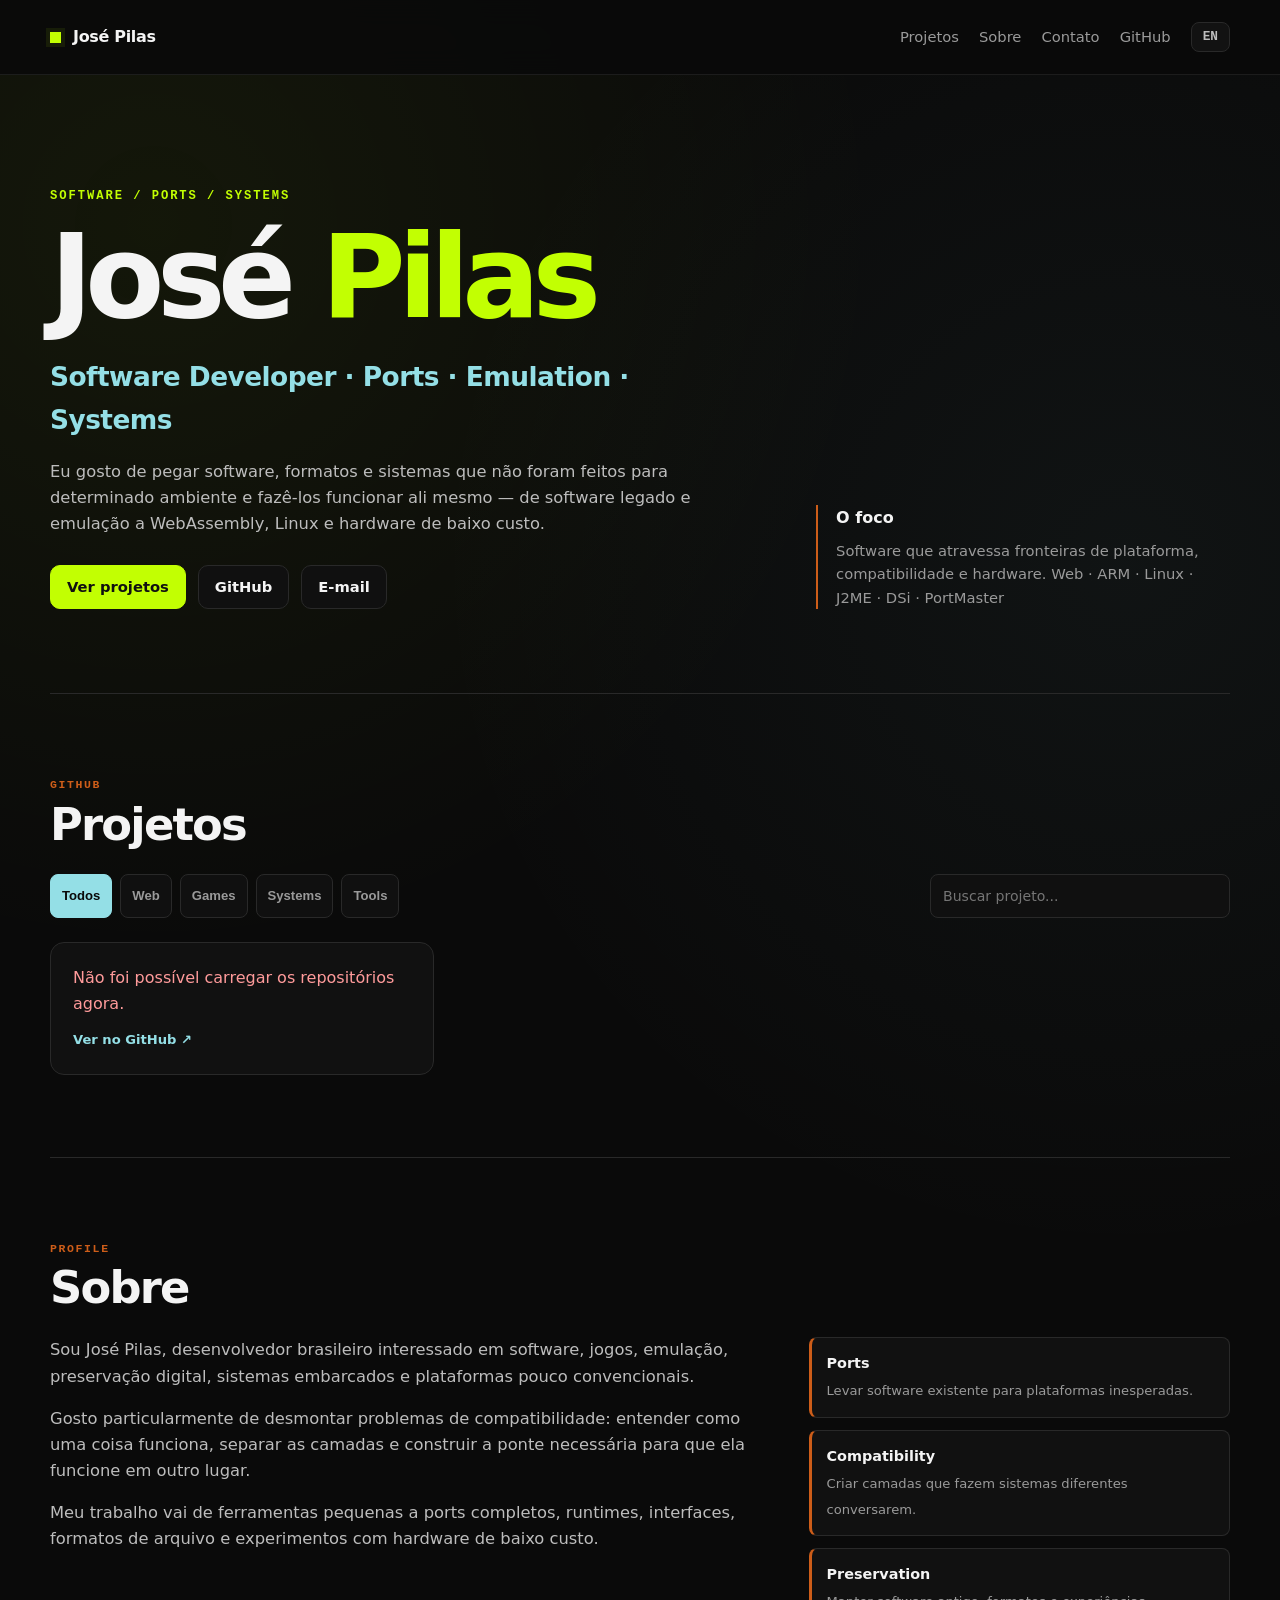
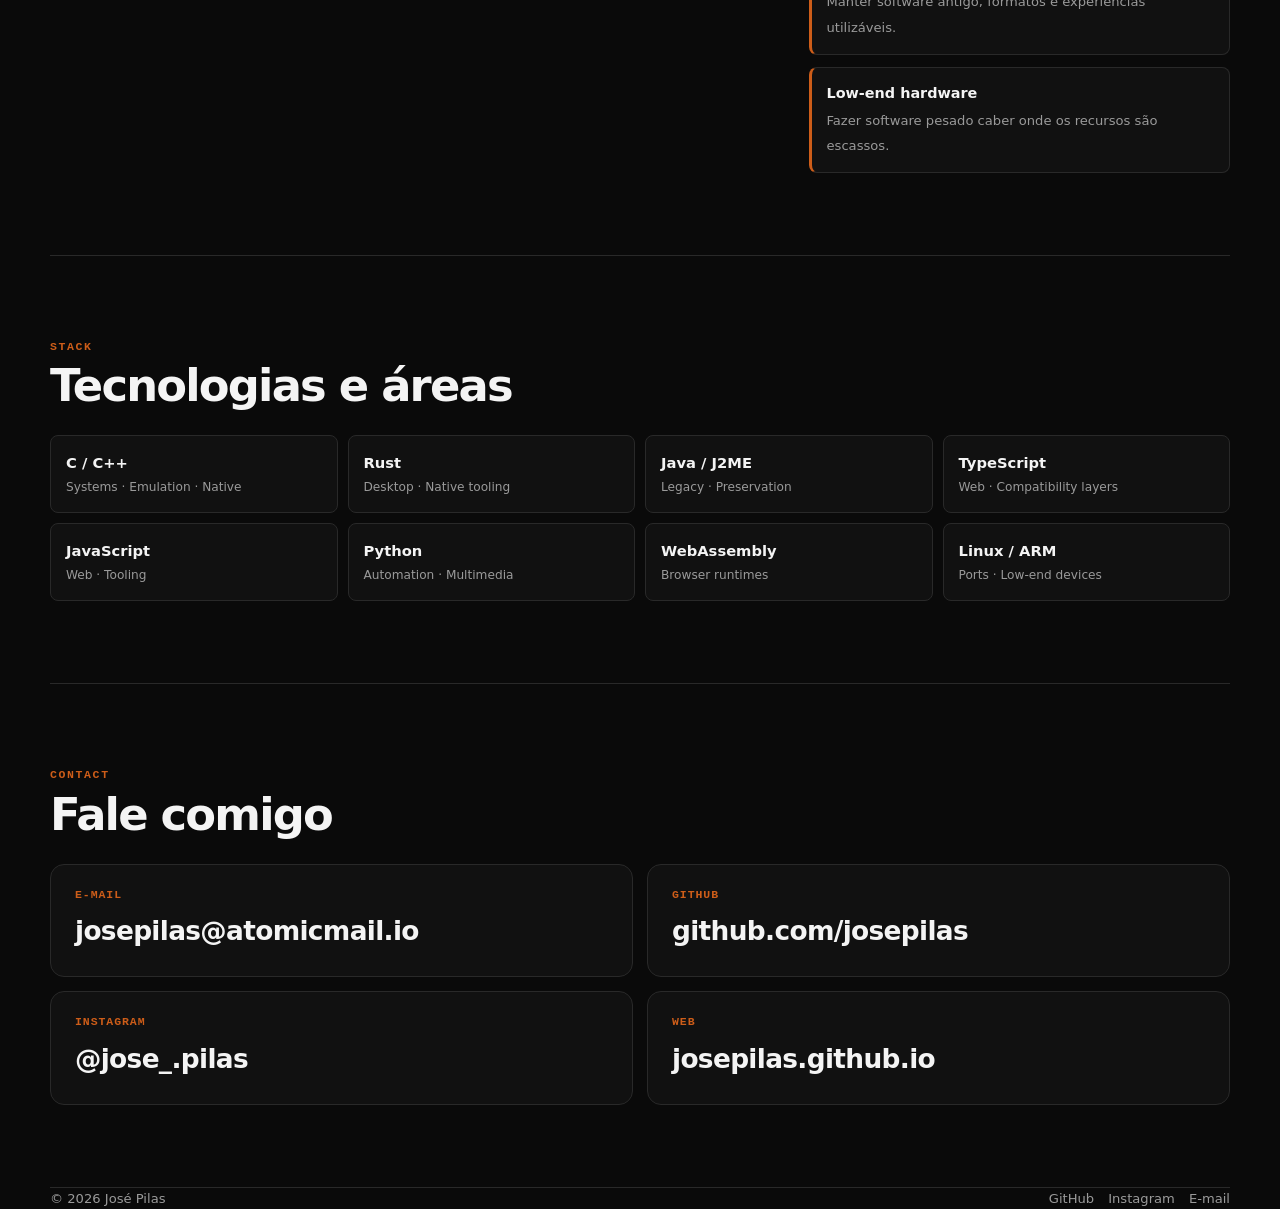
<file: index.html>
<!DOCTYPE html>
<html lang="pt-BR">
<head>
    <meta charset="UTF-8">
    <meta name="viewport" content="width=device-width, initial-scale=1.0">
    <meta name="description" content="José Pilas — Software Developer. Projetos em software, ports, emulação, sistemas e preservação digital.">
    <meta name="theme-color" content="#0A0A0A">
    <title>José Pilas — Software Developer</title>
    <style>
        :root { --orange:#CD5D19; --cyan:#94DFE6; --lime:#C2FF02; --red:#FF0900; --bg:#0A0A0A; --surface:#111111; --surface-hover:#171717; --border:#292929; --text:#F4F4F4; --muted:#9A9A9A; --muted-strong:#BDBDBD; --max-width:1180px; --radius:14px; }
        *{box-sizing:border-box;margin:0;padding:0} html{scroll-behavior:smooth;background:var(--bg)} body{min-height:100vh;background:radial-gradient(circle at 12% 8%,rgba(194,255,2,.055),transparent 26%),radial-gradient(circle at 88% 20%,rgba(148,223,230,.045),transparent 28%),var(--bg);color:var(--text);font-family:Inter,ui-sans-serif,system-ui,-apple-system,BlinkMacSystemFont,"Segoe UI",sans-serif;line-height:1.6;overflow-x:hidden} a{color:inherit;text-decoration:none} button,a{-webkit-tap-highlight-color:transparent} ::selection{background:var(--lime);color:#101010}.mono{font-family:"SFMono-Regular",Consolas,"Liberation Mono",Menlo,monospace}.site-shell{width:min(var(--max-width),calc(100% - 32px));margin:0 auto}
        .nav{position:sticky;top:0;z-index:50;border-bottom:1px solid rgba(255,255,255,.08);background:rgba(10,10,10,.88);backdrop-filter:blur(14px);-webkit-backdrop-filter:blur(14px)}.nav-inner{width:min(var(--max-width),calc(100% - 32px));min-height:74px;margin:0 auto;display:flex;align-items:center;justify-content:space-between;gap:24px}.brand{display:inline-flex;align-items:center;gap:12px;font-weight:800;letter-spacing:-.02em}.brand-mark{width:11px;height:11px;background:var(--lime);box-shadow:0 0 0 4px rgba(194,255,2,.08)}.brand-name{font-size:1rem}.nav-links{display:flex;align-items:center;gap:20px}.nav-links a{color:var(--muted);font-size:.92rem;transition:color .2s ease}.nav-links a:hover,.nav-links a:focus-visible{color:var(--lime)}.lang-btn{border:1px solid var(--border);background:#121212;color:var(--muted-strong);padding:8px 11px;font:700 .8rem/1 "SFMono-Regular",Consolas,monospace;cursor:pointer;border-radius:8px;transition:border-color .2s ease,color .2s ease,background .2s ease}.lang-btn:hover,.lang-btn:focus-visible{border-color:var(--lime);color:var(--lime);background:#151515;outline:none}
        .hero{padding:112px 0 84px;border-bottom:1px solid var(--border)}.hero-grid{display:grid;grid-template-columns:1.45fr .85fr;gap:60px;align-items:end}.eyebrow{color:var(--lime);font-size:.76rem;font-weight:800;letter-spacing:.16em;text-transform:uppercase;margin-bottom:18px}.hero h1{font-size:clamp(3.6rem,9vw,7.4rem);line-height:.92;letter-spacing:-.065em;font-weight:900;max-width:900px}.hero h1 .accent{color:var(--lime)}.hero-subtitle{margin-top:26px;color:var(--cyan);font-size:clamp(1.15rem,2.4vw,1.65rem);font-weight:700;letter-spacing:-.02em}.hero-copy{margin-top:18px;max-width:720px;color:var(--muted-strong);font-size:1.02rem}.hero-actions{display:flex;flex-wrap:wrap;gap:12px;margin-top:28px}.btn{display:inline-flex;align-items:center;justify-content:center;min-height:44px;padding:0 16px;border:1px solid var(--border);border-radius:10px;background:#101010;color:var(--text);font-weight:800;font-size:.92rem;transition:transform .2s ease,border-color .2s ease,color .2s ease,background .2s ease}.btn:hover,.btn:focus-visible{transform:translateY(-2px);border-color:var(--lime);color:var(--lime);outline:none}.btn-primary{background:var(--lime);color:#101010;border-color:var(--lime)}.btn-primary:hover,.btn-primary:focus-visible{background:#d2ff32;color:#101010;border-color:#d2ff32}.hero-note{border-left:2px solid var(--orange);padding-left:18px;color:var(--muted);font-size:.92rem}.hero-note strong{display:block;color:var(--text);font-size:1rem;margin-bottom:8px}.hero-note .mono{color:var(--cyan)}
        section{padding:82px 0;border-bottom:1px solid var(--border)}.section-head{display:flex;align-items:end;justify-content:space-between;gap:20px;margin-bottom:26px}.section-kicker{color:var(--orange);font-size:.72rem;font-weight:800;letter-spacing:.14em;text-transform:uppercase;margin-bottom:6px}.section-title{font-size:clamp(1.9rem,4vw,2.8rem);line-height:1.05;letter-spacing:-.04em}.section-meta{color:var(--muted);font-size:.88rem}
        .toolbar{display:flex;flex-wrap:wrap;justify-content:space-between;gap:16px;margin-bottom:24px}.filters{display:flex;flex-wrap:wrap;gap:8px}.filter{border:1px solid var(--border);background:#101010;color:var(--muted);padding:8px 11px;border-radius:8px;font-weight:700;font-size:.82rem;cursor:pointer;transition:.2s ease}.filter:hover,.filter:focus-visible{border-color:var(--cyan);color:var(--cyan);outline:none}.filter.active{background:var(--cyan);border-color:var(--cyan);color:#0a0a0a}.search{min-width:220px;flex:0 1 300px;border:1px solid var(--border);background:#101010;color:var(--text);padding:10px 12px;border-radius:8px;font:inherit;font-size:.88rem;outline:none}.search:focus{border-color:var(--lime)}
        .projects-grid{display:grid;grid-template-columns:repeat(3,minmax(0,1fr));gap:14px}.project-card{display:flex;flex-direction:column;min-height:250px;padding:20px;border:1px solid var(--border);border-radius:var(--radius);background:linear-gradient(180deg,rgba(255,255,255,.018),transparent),var(--surface);transition:transform .2s ease,border-color .2s ease,background .2s ease}.project-card:hover{transform:translateY(-4px);border-color:#3b3b3b;background:var(--surface-hover)}.project-top{display:flex;align-items:start;justify-content:space-between;gap:12px}.project-name{font-size:1.18rem;line-height:1.2;letter-spacing:-.02em;font-weight:850;word-break:break-word}.project-language{color:var(--lime);border:1px solid rgba(194,255,2,.28);background:rgba(194,255,2,.05);padding:4px 7px;border-radius:999px;font:700 .68rem/1 "SFMono-Regular",Consolas,monospace;white-space:nowrap}.project-description{margin-top:14px;color:var(--muted);font-size:.9rem;line-height:1.55;display:-webkit-box;-webkit-line-clamp:5;-webkit-box-orient:vertical;overflow:hidden}.project-spacer{flex:1}.project-meta{display:flex;flex-wrap:wrap;gap:12px;margin-top:18px;color:#7e7e7e;font-size:.76rem}.project-meta span{white-space:nowrap}.project-footer{display:flex;align-items:center;justify-content:space-between;gap:10px;margin-top:18px;padding-top:14px;border-top:1px solid #222}.project-date{color:#707070;font:.72rem/1 "SFMono-Regular",Consolas,monospace}.project-link{color:var(--cyan);font-weight:800;font-size:.82rem}.project-link:hover,.project-link:focus-visible{color:var(--lime);outline:none}.status{padding:22px;border:1px solid var(--border);border-radius:var(--radius);background:var(--surface);color:var(--muted)}.loading{position:relative;overflow:hidden}.loading::after{content:"";position:absolute;inset:0;background:linear-gradient(90deg,transparent,rgba(255,255,255,.04),transparent);animation:shimmer 1.3s infinite}@keyframes shimmer{from{transform:translateX(-100%)}to{transform:translateX(100%)}}
        .about-grid{display:grid;grid-template-columns:1.25fr .75fr;gap:56px}.about-copy p{color:var(--muted-strong);font-size:1.02rem;margin-bottom:16px}.about-list{display:grid;gap:12px}.about-item{padding:14px 15px;border:1px solid var(--border);background:var(--surface);border-left:3px solid var(--orange);border-radius:8px}.about-item strong{display:block;font-size:.9rem;margin-bottom:2px}.about-item span{color:var(--muted);font-size:.82rem}.stack-grid{display:grid;grid-template-columns:repeat(4,minmax(0,1fr));gap:10px}.stack-item{padding:15px;border:1px solid var(--border);background:var(--surface);border-radius:8px}.stack-item strong{display:block;font-size:.92rem}.stack-item span{color:var(--muted);font-size:.76rem;margin-top:3px;display:block}.contact-grid{display:grid;grid-template-columns:1fr 1fr;gap:14px}.contact-card{padding:24px;border:1px solid var(--border);background:var(--surface);border-radius:var(--radius)}.contact-label{color:var(--orange);font:800 .72rem/1 "SFMono-Regular",Consolas,monospace;text-transform:uppercase;letter-spacing:.08em;margin-bottom:10px}.contact-value{font-size:clamp(1.15rem,2.5vw,1.65rem);font-weight:800;letter-spacing:-.025em;word-break:break-word}.contact-value:hover,.contact-value:focus-visible{color:var(--lime);outline:none}.footer-inner{display:flex;align-items:center;justify-content:space-between;gap:20px;color:var(--muted);font-size:.82rem}.footer-links{display:flex;flex-wrap:wrap;gap:14px}.footer-links a:hover,.footer-links a:focus-visible{color:var(--lime);outline:none}.error-text{color:#ff9b9b}
        @media (max-width:980px){.hero-grid,.about-grid{grid-template-columns:1fr}.projects-grid{grid-template-columns:repeat(2,minmax(0,1fr))}.stack-grid{grid-template-columns:repeat(2,minmax(0,1fr))}}@media (max-width:680px){.site-shell,.nav-inner{width:min(var(--max-width),calc(100% - 22px))}.nav-inner{min-height:66px}.nav-links a:not(:last-of-type){display:none}.hero{padding:82px 0 60px}section{padding:64px 0}.projects-grid,.contact-grid,.stack-grid{grid-template-columns:1fr}.section-head{align-items:start;flex-direction:column}.toolbar{flex-direction:column}.search{width:100%;max-width:none}.footer-inner{flex-direction:column;align-items:flex-start}}@media (prefers-reduced-motion:reduce){html{scroll-behavior:auto}*,*::before,*::after{animation-duration:.01ms!important;animation-iteration-count:1!important;transition-duration:.01ms!important;scroll-behavior:auto!important}}
    </style>
</head>
<body>
    <nav class="nav"><div class="nav-inner"><a class="brand" href="#top" aria-label="José Pilas — início"><span class="brand-mark" aria-hidden="true"></span><span class="brand-name">José Pilas</span></a><div class="nav-links"><a href="#projects" data-i18n="nav_projects">Projetos</a><a href="#about" data-i18n="nav_about">Sobre</a><a href="#contact" data-i18n="nav_contact">Contato</a><a href="https://github.com/josepilas" target="_blank" rel="noopener noreferrer">GitHub</a><button id="lang-toggle" class="lang-btn" type="button" aria-label="Alternar idioma">EN</button></div></div></nav>
    <main id="top"><div class="site-shell">
        <header class="hero"><div class="hero-grid"><div><div class="eyebrow mono" data-i18n="hero_eyebrow">SOFTWARE / PORTS / SYSTEMS</div><h1>José <span class="accent">Pilas</span></h1><p class="hero-subtitle" data-i18n="hero_subtitle">Software Developer · Ports · Emulation · Systems</p><p class="hero-copy" data-i18n="hero_copy">Eu gosto de pegar software, formatos e sistemas que não foram feitos para determinado ambiente e fazê-los funcionar ali mesmo — de software legado e emulação a WebAssembly, Linux e hardware de baixo custo.</p><div class="hero-actions"><a class="btn btn-primary" href="#projects" data-i18n="hero_projects">Ver projetos</a><a class="btn" href="https://github.com/josepilas" target="_blank" rel="noopener noreferrer">GitHub</a><a class="btn" href="mailto:josepilas@atomicmail.io">E-mail</a></div></div><aside class="hero-note"><strong data-i18n="hero_note_title">O foco</strong><span data-i18n="hero_note_text">Software que atravessa fronteiras de plataforma, compatibilidade e hardware. <span class="mono">Web · ARM · Linux · J2ME · DSi · PortMaster</span></span></aside></div></header>
        <section id="projects"><div class="section-head"><div><div class="section-kicker mono" data-i18n="projects_kicker">GITHUB</div><h2 class="section-title" data-i18n="projects_title">Projetos</h2></div><div class="section-meta" id="project-count" aria-live="polite"></div></div><div class="toolbar"><div class="filters" role="group" aria-label="Filtros de projetos"><button class="filter active" type="button" data-filter="all" data-i18n="filter_all">Todos</button><button class="filter" type="button" data-filter="web">Web</button><button class="filter" type="button" data-filter="games" data-i18n="filter_games">Games</button><button class="filter" type="button" data-filter="systems" data-i18n="filter_systems">Systems</button><button class="filter" type="button" data-filter="tools" data-i18n="filter_tools">Tools</button></div><input id="project-search" class="search" type="search" autocomplete="off" placeholder="Buscar projeto..." data-i18n-placeholder="search_placeholder" aria-label="Buscar projeto"></div><div id="projects-grid" class="projects-grid"><div class="status loading">Carregando projetos do GitHub...</div><div class="status loading"></div><div class="status loading"></div></div></section>
        <section id="about"><div class="section-head"><div><div class="section-kicker mono" data-i18n="about_kicker">PROFILE</div><h2 class="section-title" data-i18n="about_title">Sobre</h2></div></div><div class="about-grid"><div class="about-copy"><p data-i18n="about_p1">Sou José Pilas, desenvolvedor brasileiro interessado em software, jogos, emulação, preservação digital, sistemas embarcados e plataformas pouco convencionais.</p><p data-i18n="about_p2">Gosto particularmente de desmontar problemas de compatibilidade: entender como uma coisa funciona, separar as camadas e construir a ponte necessária para que ela funcione em outro lugar.</p><p data-i18n="about_p3">Meu trabalho vai de ferramentas pequenas a ports completos, runtimes, interfaces, formatos de arquivo e experimentos com hardware de baixo custo.</p></div><div class="about-list"><div class="about-item"><strong data-i18n="about_item1_title">Ports</strong><span data-i18n="about_item1_text">Levar software existente para plataformas inesperadas.</span></div><div class="about-item"><strong data-i18n="about_item2_title">Compatibility</strong><span data-i18n="about_item2_text">Criar camadas que fazem sistemas diferentes conversarem.</span></div><div class="about-item"><strong data-i18n="about_item3_title">Preservation</strong><span data-i18n="about_item3_text">Manter software antigo, formatos e experiências utilizáveis.</span></div><div class="about-item"><strong data-i18n="about_item4_title">Low-end hardware</strong><span data-i18n="about_item4_text">Fazer software pesado caber onde os recursos são escassos.</span></div></div></div></section>
        <section><div class="section-head"><div><div class="section-kicker mono" data-i18n="stack_kicker">STACK</div><h2 class="section-title" data-i18n="stack_title">Tecnologias e áreas</h2></div></div><div class="stack-grid"><div class="stack-item"><strong>C / C++</strong><span>Systems · Emulation · Native</span></div><div class="stack-item"><strong>Rust</strong><span>Desktop · Native tooling</span></div><div class="stack-item"><strong>Java / J2ME</strong><span>Legacy · Preservation</span></div><div class="stack-item"><strong>TypeScript</strong><span>Web · Compatibility layers</span></div><div class="stack-item"><strong>JavaScript</strong><span>Web · Tooling</span></div><div class="stack-item"><strong>Python</strong><span>Automation · Multimedia</span></div><div class="stack-item"><strong>WebAssembly</strong><span>Browser runtimes</span></div><div class="stack-item"><strong>Linux / ARM</strong><span>Ports · Low-end devices</span></div></div></section>
        <section id="contact"><div class="section-head"><div><div class="section-kicker mono" data-i18n="contact_kicker">CONTACT</div><h2 class="section-title" data-i18n="contact_title">Fale comigo</h2></div></div><div class="contact-grid"><div class="contact-card"><div class="contact-label mono">E-mail</div><a class="contact-value" href="mailto:josepilas@atomicmail.io">josepilas@atomicmail.io</a></div><div class="contact-card"><div class="contact-label mono">GitHub</div><a class="contact-value" href="https://github.com/josepilas" target="_blank" rel="noopener noreferrer">github.com/josepilas</a></div><div class="contact-card"><div class="contact-label mono">Instagram</div><a class="contact-value" href="https://www.instagram.com/jose_.pilas/" target="_blank" rel="noopener noreferrer">@jose_.pilas</a></div><div class="contact-card"><div class="contact-label mono" data-i18n="contact_site_label">Web</div><a class="contact-value" href="https://josepilas.github.io/" target="_blank" rel="noopener noreferrer">josepilas.github.io</a></div></div></section>
    </div></main>
    <footer><div class="site-shell"><div class="footer-inner"><div>© 2026 José Pilas</div><div class="footer-links"><a href="https://github.com/josepilas" target="_blank" rel="noopener noreferrer">GitHub</a><a href="https://www.instagram.com/jose_.pilas/" target="_blank" rel="noopener noreferrer">Instagram</a><a href="mailto:josepilas@atomicmail.io">E-mail</a></div></div></div></footer>
    <script>
        const GITHUB_USER="josepilas",API_URL=`https://api.github.com/users/${GITHUB_USER}/repos?per_page=100&sort=updated&direction=desc`,translations={"pt-BR":{nav_projects:"Projetos",nav_about:"Sobre",nav_contact:"Contato",hero_eyebrow:"SOFTWARE / PORTS / SYSTEMS",hero_subtitle:"Software Developer · Ports · Emulation · Systems",hero_copy:"Eu gosto de pegar software, formatos e sistemas que não foram feitos para determinado ambiente e fazê-los funcionar ali mesmo — de software legado e emulação a WebAssembly, Linux e hardware de baixo custo.",hero_projects:"Ver projetos",hero_note_title:"O foco",hero_note_text:"Software que atravessa fronteiras de plataforma, compatibilidade e hardware. Web · ARM · Linux · J2ME · DSi · PortMaster",projects_kicker:"GITHUB",projects_title:"Projetos",filter_all:"Todos",filter_games:"Games",filter_systems:"Systems",filter_tools:"Tools",search_placeholder:"Buscar projeto...",about_kicker:"PROFILE",about_title:"Sobre",about_p1:"Sou José Pilas, desenvolvedor brasileiro interessado em software, jogos, emulação, preservação digital, sistemas embarcados e plataformas pouco convencionais.",about_p2:"Gosto particularmente de desmontar problemas de compatibilidade: entender como uma coisa funciona, separar as camadas e construir a ponte necessária para que ela funcione em outro lugar.",about_p3:"Meu trabalho vai de ferramentas pequenas a ports completos, runtimes, interfaces, formatos de arquivo e experimentos com hardware de baixo custo.",about_item1_title:"Ports",about_item1_text:"Levar software existente para plataformas inesperadas.",about_item2_title:"Compatibility",about_item2_text:"Criar camadas que fazem sistemas diferentes conversarem.",about_item3_title:"Preservation",about_item3_text:"Manter software antigo, formatos e experiências utilizáveis.",about_item4_title:"Low-end hardware",about_item4_text:"Fazer software pesado caber onde os recursos são escassos.",stack_kicker:"STACK",stack_title:"Tecnologias e áreas",contact_kicker:"CONTACT",contact_title:"Fale comigo",contact_site_label:"Web",count_label:"projetos",github_error:"Não foi possível carregar os repositórios agora.",github_empty:"Nenhum projeto encontrado.",github_load_more:"Ver no GitHub"},en:{nav_projects:"Projects",nav_about:"About",nav_contact:"Contact",hero_eyebrow:"SOFTWARE / PORTS / SYSTEMS",hero_subtitle:"Software Developer · Ports · Emulation · Systems",hero_copy:"I like taking software, formats and systems that were never designed for a given environment and making them work there anyway — from legacy software and emulation to WebAssembly, Linux and low-end hardware.",hero_projects:"View projects",hero_note_title:"Focus",hero_note_text:"Software crossing platform, compatibility and hardware boundaries. Web · ARM · Linux · J2ME · DSi · PortMaster",projects_kicker:"GITHUB",projects_title:"Projects",filter_all:"All",filter_games:"Games",filter_systems:"Systems",filter_tools:"Tools",search_placeholder:"Search projects...",about_kicker:"PROFILE",about_title:"About",about_p1:"I'm José Pilas, a Brazilian developer interested in software, games, emulation, digital preservation, embedded systems and unusual platforms.",about_p2:"I especially enjoy solving compatibility problems: understanding how something works, separating its layers and building the bridge needed to make it work somewhere else.",about_p3:"My work ranges from small utilities to complete ports, runtimes, interfaces, file formats and experiments with low-end hardware.",about_item1_title:"Ports",about_item1_text:"Bringing existing software to unexpected platforms.",about_item2_title:"Compatibility",about_item2_text:"Building layers that let different systems talk to each other.",about_item3_title:"Preservation",about_item3_text:"Keeping old software, formats and experiences usable.",about_item4_title:"Low-end hardware",about_item4_text:"Making demanding software fit where resources are scarce.",stack_kicker:"STACK",stack_title:"Technologies and areas",contact_kicker:"CONTACT",contact_title:"Get in touch",contact_site_label:"Web",count_label:"projects",github_error:"Could not load repositories right now.",github_empty:"No projects found.",github_load_more:"View on GitHub"}};
        let currentLang=localStorage.getItem("preferredLanguage")||"pt-BR",allRepos=[],currentFilter="all",searchTerm="";const projectsGrid=document.getElementById("projects-grid"),projectCount=document.getElementById("project-count"),projectSearch=document.getElementById("project-search"),langToggle=document.getElementById("lang-toggle");
        function t(k){return translations[currentLang]?.[k]||translations["pt-BR"][k]||k}function detectCategory(r){const text=`${r.name} ${r.description||""} ${(r.topics||[]).join(" ")}`.toLowerCase(),l=(r.language||"").toLowerCase();if(/emulat|j2me|melon|portmaster|r36|arm|linux|firmware|runtime|kernel|device|render96|reverse|decomp|reconstruction/.test(text))return"systems";if(/game|sonic|ddlc|mario|hollow|runner|yoyo|gameplay|rom/.test(text))return"games";if(/tool|bridge|baser|sound|tube|web|site|frontend|converter/.test(text)||/html|css|javascript|typescript/.test(l))return"web";return"tools"}function formatDate(s){return new Date(s).toLocaleDateString(currentLang==="pt-BR"?"pt-BR":"en-US",{day:"2-digit",month:"short",year:"numeric"})}function formatNumber(v){return new Intl.NumberFormat(currentLang==="pt-BR"?"pt-BR":"en-US").format(v||0)}function escapeHtml(v){return String(v??"").replace(/[&<>"']/g,c=>({"&":"&amp;","<":"&lt;",">":"&gt;",'"':"&quot;","'":"&#39;"}[c]))}function repoMatches(r){const c=detectCategory(r),h=`${r.name} ${r.description||""} ${(r.topics||[]).join(" ")} ${r.language||""}`.toLowerCase();return(currentFilter==="all"||c===currentFilter)&&(!searchTerm||h.includes(searchTerm))}function renderProjects(){const visible=allRepos.filter(repoMatches);projectCount.textContent=`${visible.length} ${t("count_label")}`;if(!visible.length){projectsGrid.innerHTML=`<div class="status">${escapeHtml(t("github_empty"))}</div>`;return}projectsGrid.innerHTML=visible.map(r=>{const l=r.language||"Open Source",d=r.description||"Open-source project by José Pilas.",c=detectCategory(r),label=c==="systems"?"Systems":c==="games"?"Games":c==="web"?"Web":"Tools";return `<article class="project-card"><div class="project-top"><h3 class="project-name">${escapeHtml(r.name)}</h3><span class="project-language">${escapeHtml(l)}</span></div><p class="project-description">${escapeHtml(d)}</p><div class="project-spacer"></div><div class="project-meta"><span>${escapeHtml(label)}</span><span>★ ${formatNumber(r.stargazers_count)}</span><span>⑂ ${formatNumber(r.forks_count)}</span></div><div class="project-footer"><span class="project-date mono">${escapeHtml(formatDate(r.updated_at))}</span><a class="project-link" href="${escapeHtml(r.html_url)}" target="_blank" rel="noopener noreferrer">${escapeHtml(t("github_load_more"))} ↗</a></div></article>`}).join("")}async function loadRepositories(){try{const response=await fetch(API_URL,{headers:{Accept:"application/vnd.github+json"}});if(!response.ok)throw new Error(`GitHub API ${response.status}`);const repos=await response.json();allRepos=repos.filter(r=>!r.fork&&!r.archived).sort((a,b)=>new Date(b.updated_at)-new Date(a.updated_at));renderProjects()}catch(e){console.error(e);projectCount.textContent="";projectsGrid.innerHTML=`<div class="status error-text">${escapeHtml(t("github_error"))}<div style="margin-top:10px"><a class="project-link" href="https://github.com/${GITHUB_USER}" target="_blank" rel="noopener noreferrer">${escapeHtml(t("github_load_more"))} ↗</a></div></div>`}}function applyLanguage(){document.documentElement.lang=currentLang;langToggle.textContent=currentLang==="pt-BR"?"EN":"PT";document.querySelectorAll("[data-i18n]").forEach(e=>{const k=e.getAttribute("data-i18n");if(translations[currentLang][k])e.textContent=translations[currentLang][k]});document.querySelectorAll("[data-i18n-placeholder]").forEach(e=>{const k=e.getAttribute("data-i18n-placeholder");if(translations[currentLang][k])e.placeholder=translations[currentLang][k]});renderProjects();localStorage.setItem("preferredLanguage",currentLang)}document.querySelectorAll(".filter").forEach(b=>b.addEventListener("click",()=>{document.querySelectorAll(".filter").forEach(x=>x.classList.remove("active"));b.classList.add("active");currentFilter=b.dataset.filter;renderProjects()}));projectSearch.addEventListener("input",e=>{searchTerm=e.target.value.trim().toLowerCase();renderProjects()});langToggle.addEventListener("click",()=>{currentLang=currentLang==="pt-BR"?"en":"pt-BR";applyLanguage()});applyLanguage();loadRepositories();
    </script>
</body>
</html>
</file>
